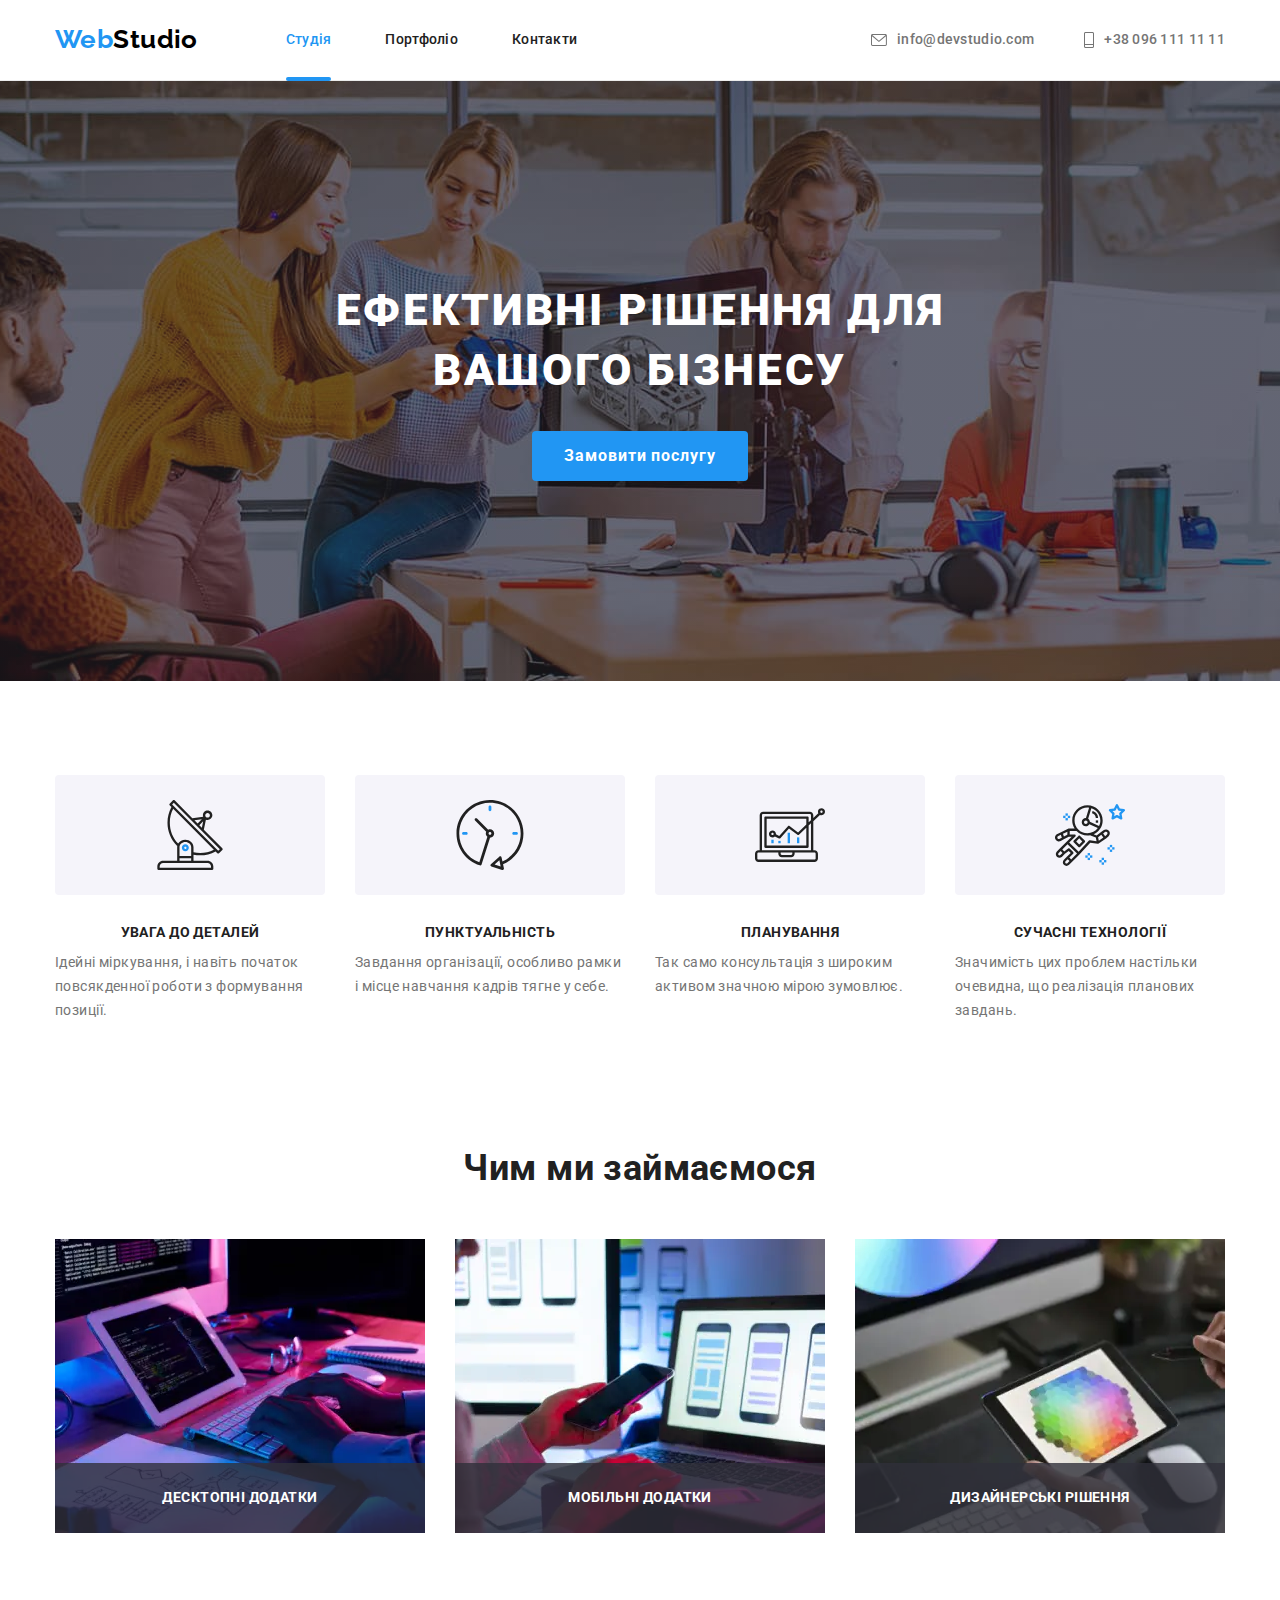
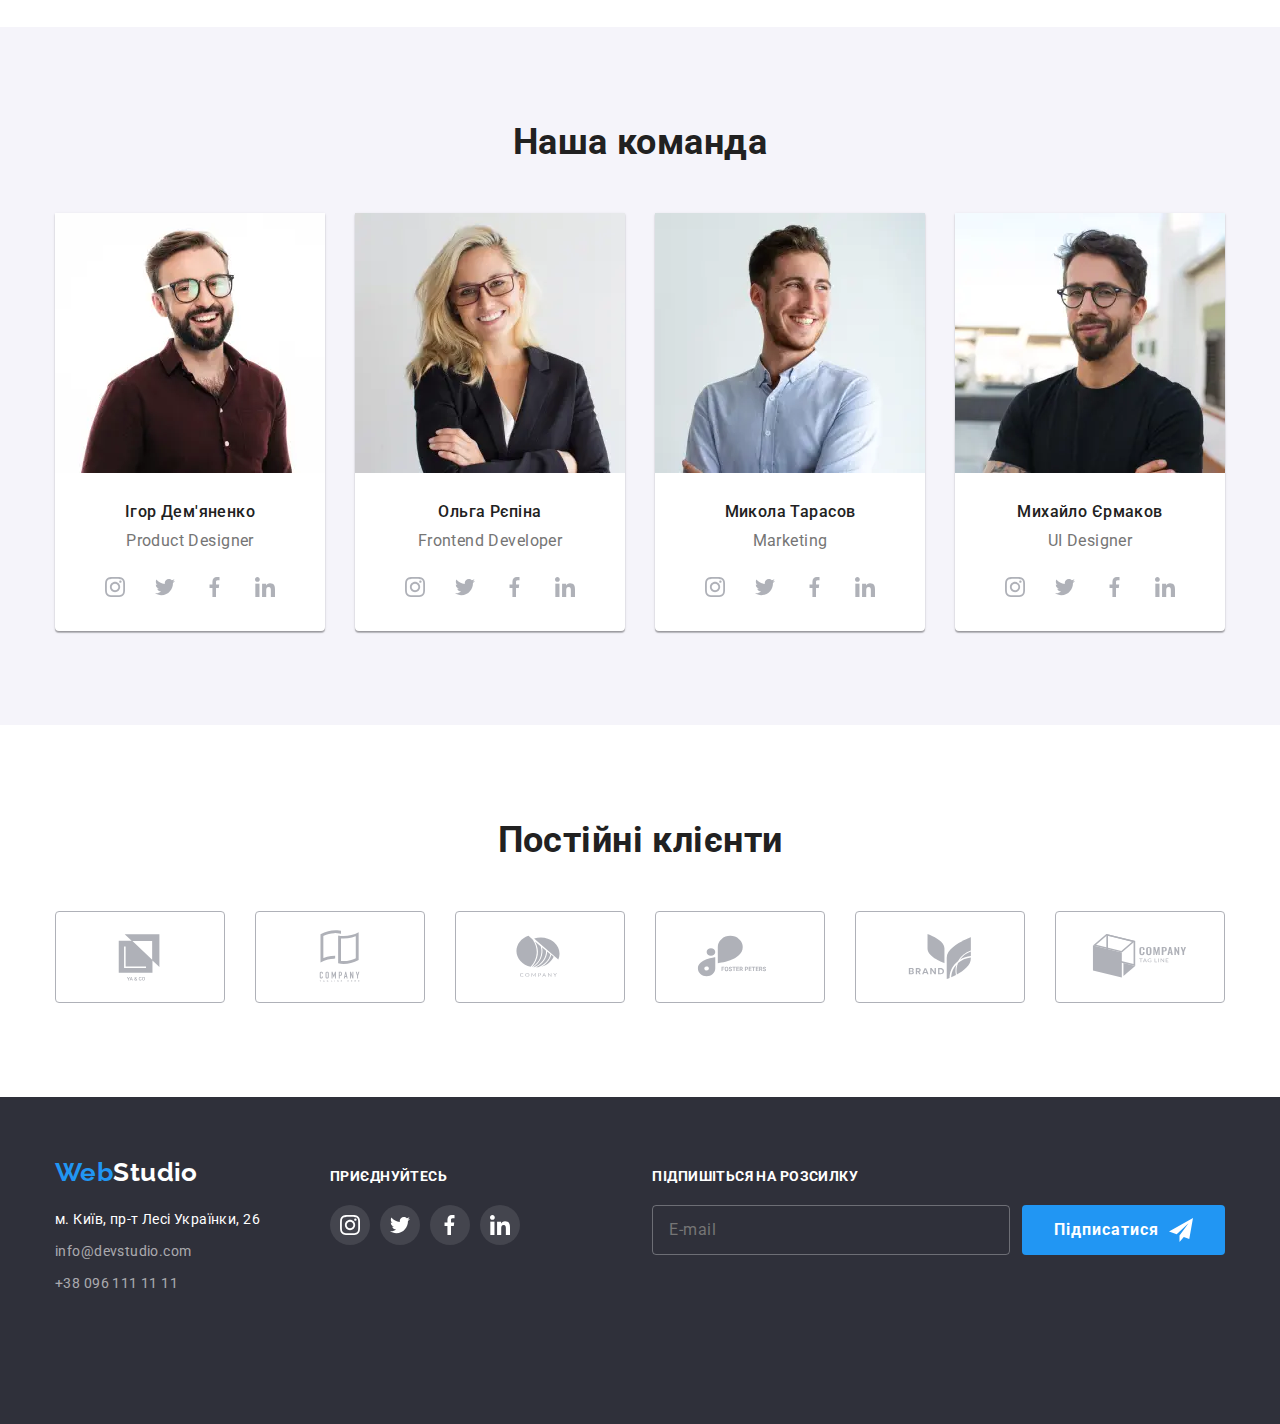
<file: index.html>
<!DOCTYPE html>
<html lang="uk">

<head>
  <meta charset="UTF-8" />
  <meta http-equiv="X-UA-Compatible" content="IE=edge" />
  <meta name="viewport" content="width=device-width, initial-scale=1.0" />
  <title>WebStudio</title>
  <link
    href="https://fonts.googleapis.com/css2?family=Montserrat:wght@400;700&family=Raleway:wght@700&family=Roboto:wght@400;500;700;900&display=swap"
    rel="stylesheet" />
  <link rel="stylesheet"
    href="https://cdnjs.cloudflare.com/ajax/libs/modern-normalize/1.1.0/modern-normalize.min.css" />
  <link rel="stylesheet" href="./css/main.min.css" />
</head>

<body>
  <!--============================ header =================================-->

  <header class="header">
    <div class="conteiner header__conteiner">
      <nav class="header__nav">
        <a class="logo" href="./index.html"><span class="logo__web">Web</span>Studio</a>
        <ul class="navigation">
          <!-- site-nav -->
          <li class="navigation__item">
            <!-- item -->
            <a class="navigation__link navigation__link--current" href="./index.html">Студія</a>
          </li>
          <li class="navigation__item">
            <a class="navigation__link" href="./portfolio.html">Портфоліо</a>
          </li>
          <li class="navigation__item">
            <a class="navigation__link" href="/">Контакти</a>
          </li>
        </ul>
      </nav>
      <ul class="contact">
        <li class="contact__item">
          <a class="contact__mail-tel" href="mailto:info@devstudio.com">
            <svg width="16" height="12" class="contact__icon">
              <use href="./images/sprite.svg#icon-leter"></use>
            </svg>
            info@devstudio.com</a>
        </li>
        <li class="contact__item">
          <a class="contact__mail-tel" href="tel:+380961111111">
            <svg width="10" height="16" class="contact__icon">
              <use href="./images/sprite.svg#icon-phone"></use>
            </svg>
            +38 096 111 11 11</a>
        </li>
      </ul>
      <button type="button" class="open-mobile-menu-btn" data-menu-open>
        <svg class="open-mobile-menu-btn__icon">
          <use href="./images/sprite.svg#icon-burger"></use>
        </svg>
      </button>
    </div>
    <div class="mobile-menu" data-menu>
      <div class="conteiner mobile-menu__conteiner">
        <button class="mobile-menu__close-btn" data-menu-close>
          <svg class="mobile-menu__close-icon">
            <use href="./images/sprite.svg#icon-close"></use>
          </svg>
        </button>
        <div class="mobile-menu__box">
          <ul class="mobile-menu-navigation">
            <li class="mobile-menu-navigation__item"><a
                class="mobile-menu-navigation__link mobile-menu-navigation__link--current"
                href="./index.html">Студія</a></li>
            <li class="mobile-menu-navigation__item"><a class="mobile-menu-navigation__link"
                href="./portfolio.html">Портфоліо</a>
            </li>
            <li class="mobile-menu-navigation__item"><a class="mobile-menu-navigation__link" href=" /">Контакти</a></li>
          </ul>

          <ul class="mobile-menu-contact">
            <li class="mobile-menu-contact__item"><a class="mobile-menu-contact__tel" href="tel:+380961111111">+38 096
                <span>111 11 11</span></a></li>
            <li class="mobile-menu-contact__item"><a class="mobile-menu-contact__mail"
                href="mailto:info@devstudio.com">info@devstudio.com</a></li>
          </ul>

          <ul class="mobile-menu-social-media">
            <li class="mobile-menu-social-media__item"><a
                class="mobile-menu-social-media__link mobile-menu-social-media__link--current"
                href="./index.html">Instagram</a></li>
            <li class="mobile-menu-social-media__item"><a class="mobile-menu-social-media__link"
                href="./portfolio.html">Twitter</a>
            </li>
            <li class="mobile-menu-social-media__item"><a class="mobile-menu-social-media__link" href=" /">Facebook</a>
            </li>
            <li class="mobile-menu-social-media__item"><a class="mobile-menu-social-media__link" href=" /">LinkedIn</a>
            </li>
          </ul>
        </div>
      </div>
    </div>
  </header>
  <main>
    <!--======================= hero section ============================-->

    <section class="hero section">
      <h1 class="hero__title">Ефективні рішення для вашого бізнесу</h1>
      <button class="button" type="button" data-modal-open>Замовити послугу</button>
    </section>

    <!--======================= benefits =================================-->

    <section class="section">
      <div class="conteiner">
        <h2 class="hidden">Наші переваги</h2>
        <ul class="benefits__list">
          <li class="benefits__item">
            <div class="benefits__icon">
              <svg width="70" height="70">
                <use href="./images/sprite.svg#icon-antenna"></use>
              </svg>
            </div>
            <h3 class="benefits__titel">Увага до деталей</h3>
            <p class="benefits__text">
              Ідейні міркування, і навіть початок повсякденної роботи з формування позиції.
            </p>
          </li>
          <li class="benefits__item">
            <div class="benefits__icon">
              <svg width="70" height="70">
                <use href="./images/sprite.svg#icon-clock"></use>
              </svg>
            </div>

            <h3 class="benefits__titel">Пунктуальність</h3>
            <p class="benefits__text">
              Завдання організації, особливо рамки і місце навчання кадрів тягне у себе.
            </p>
          </li>
          <li class="benefits__item">
            <div class="benefits__icon">
              <svg width="70" height="70">
                <use href="./images/sprite.svg#icon-diagram"></use>
              </svg>
            </div>

            <h3 class="benefits__titel">Планування</h3>
            <p class="benefits__text">
              Так само консультація з широким активом значною мірою зумовлює.
            </p>
          </li>
          <li class="benefits__item">
            <div class="benefits__icon">
              <svg width="70" height="70">
                <use href="./images/sprite.svg#icon-astronaut"></use>
              </svg>
            </div>

            <h3 class="benefits__titel">Сучасні технології</h3>
            <p class="benefits__text">
              Значимість цих проблем настільки очевидна, що реалізація планових завдань.
            </p>
          </li>
        </ul>
      </div>
    </section>
    <!--======================= occupation ================================-->

    <section class="section occupation">
      <div class="conteiner">
        <h2 class="section__titel">Чим ми займаємося</h2>
        <ul class="occupation__list">
          <li class="occupation__item">
            <div class="occupation__titel">
              <picture>
                <source srcset="./images/services/desktop-app.webp 1x, ./images/services/desktop-app@2x.webp 2x"
                  media="(min-width: 1200px)" type="image/webp" />
                <source srcset="./images/services/desktop-app.jpg 1x, ./images/services/desktop-app@2x.jpg 2x"
                  media="(min-width: 1200px)" />
                <img src="./images/services/desktop-app.jpg"
                  alt="Фото екрану планшета та монітора, на яких проглядається HTML код" class="occupation__img" />
              </picture>
              <p class="occupation__text">Десктопні додатки</p>
            </div>
          </li>
          <li class="occupation__item">
            <div class="occupation__titel">
              <picture>
                <source srcset="./images/services/mobile-app.webp 1x, ./images/services/mobile-app@2x.webp 2x"
                  media="(min-width: 1200px)" type="image/webp" />
                <source srcset="./images/services/mobile-app.jpg 1x, ./images/services/mobile-app@2x.jpg 2x"
                  media="(min-width: 1200px)" />
                <img src="./images/services/mobile-app.jpg"
                  alt="Фото моніторів де показано пкриклад адаптації веб сторінки на смартфон"
                  class="occupation__img" />
              </picture>
              <p class="occupation__text">Мобільні додатки</p>
            </div>
          </li>
          <li class="occupation__item">
            <div class="occupation__titel">
              <picture>
                <source srcset="./images/services/desing.webp 1x, ./images/services/desing@2x.webp 2x"
                  media="(min-width: 1200px)" type="image/webp" />
                <source srcset="./images/services/desing.jpg 1x, ./images/services/desing@2x.jpg 2x"
                  media="(min-width: 1200px)" />
                <img src="./images/services/desing.jpg" alt="Плітра кольорів на екрані планшету"
                  class="occupation__img" />
              </picture>
              <p class="occupation__text">Дизайнерські рішення</p>
            </div>
          </li>
        </ul>
      </div>
    </section>
    <!--======================= Team ======================================-->

    <section class="section team">
      <div class="conteiner">
        <h2 class="section__titel">Наша команда</h2>
        <ul class="team__list">
          <li class="team__item">
            <picture>
              <source
                srcset="./images/team/desktop/team-1-desktop.webp 1x, ./images/team/desktop/team-1-desktop@2x.webp 2x"
                media="(min-width: 1200px)" type="image/webp" />
              <source
                srcset="../images/team/desktop/team-1-desktop.jpg 1x, ./images/team/desktop/team-1-desktop@2x.jpg 2x"
                media="(min-width: 1200px)" />

              <source srcset="./images/team/tablet/team-1-tablet.webp 1x, ./images/team/tablet/team-1-tablet@2x.webp 2x"
                media="(min-width: 768px)" type="image/webp" />
              <source srcset="../images/team/tablet/team-1-tablet.jpg 1x, ./images/team/tablet/team-1-tablet@2x.jpg 2x"
                media="(min-width: 768px)" />

              <source srcset="./images/team/mobile/team-1-mobile.webp 1x, ./images/team/mobile/team-1-mobile@2x.webp 2x"
                media="(max-width: 767px)" type="image/webp" />
              <source srcset="./images/team/mobile/team-1-mobile.jpg 1x, ./images/team/mobile/team-1-mobile@2x.jpg 2x"
                media="(max-width: 767px)" />

              <img src="./images/team/mobile/team-1-mobile.jpg" alt="На фото Ігор Дем'яненко (Product Designer)"
                class="team__img" />
            </picture>
            <h3 class="team__ppl">Ігор Дем'яненко</h3>
            <p class="team__position">Product Designer</p>
            <div class="socialmedia">
              <ul class="socialmedia__list">
                <li>
                  <a class="socialmedia__link" href="/">
                    <svg width="20" height="20" class="socialmedia__icon">
                      <use href="./images/sprite.svg#icon-instagram"></use>
                    </svg></a>
                </li>
                <li>
                  <a class="socialmedia__link" href="/">
                    <svg width="20" height="20" class="socialmedia__icon">
                      <use href="./images/sprite.svg#icon-twitter"></use>
                    </svg></a>
                </li>
                <li>
                  <a class="socialmedia__link" href="/">
                    <svg width="20" height="20" class="socialmedia__icon">
                      <use href="./images/sprite.svg#icon-facebook"></use>
                    </svg></a>
                </li>
                <li>
                  <a class="socialmedia__link" href="/">
                    <svg width="20" height="20" class="socialmedia__icon">
                      <use href="./images/sprite.svg#icon-linkedin"></use>
                    </svg></a>
                </li>
              </ul>
            </div>
          </li>
          <li class="team__item">
            <picture>
              <source
                srcset="./images/team/desktop/team-2-desktop.webp 1x, ./images/team/desktop/team-2-desktop@2x.webp 2x"
                media="(min-width: 1200px)" type="image/webp" />
              <source
                srcset="../images/team/desktop/team-2-desktop.jpg 1x, ./images/team/desktop/team-2-desktop@2x.jpg 2x"
                media="(min-width: 1200px)" />

              <source srcset="./images/team/tablet/team-2-tablet.webp 1x, ./images/team/tablet/team-2-tablet@2x.webp 2x"
                media="(min-width: 768px)" type="image/webp" />
              <source srcset="../images/team/tablet/team-2-tablet.jpg 1x, ./images/team/tablet/team-2-tablet@2x.jpg 2x"
                media="(min-width: 768px)" />

              <source srcset="./images/team/mobile/team-2-mobile.webp 1x, ./images/team/mobile/team-2-mobile@2x.webp 2x"
                media="(max-width: 767px)" type="image/webp" />
              <source srcset="./images/team/mobile/team-2-mobile.jpg 1x, ./images/team/mobile/team-2-mobile@2x.jpg 2x"
                media="(max-width: 767px)" />

              <img src="./images/team/mobile/team-2-mobile.jpg" alt="На фото Ольга Рєпіна (Frontend Developer)"
                class="team__img" />

            </picture>
            <h3 class="team__ppl">Ольга Рєпіна</h3>
            <p class="team__position">Frontend Developer</p>
            <div class="socialmedia">
              <ul class="socialmedia__list">
                <li>
                  <a class="socialmedia__link" href="/">
                    <svg width="20" height="20" class="socialmedia__icon">
                      <use href="./images/sprite.svg#icon-instagram"></use>
                    </svg></a>
                </li>
                <li>
                  <a class="socialmedia__link" href="/">
                    <svg width="20" height="20" class="socialmedia__icon">
                      <use href="./images/sprite.svg#icon-twitter"></use>
                    </svg></a>
                </li>
                <li>
                  <a class="socialmedia__link" href="/">
                    <svg width="20" height="20" class="socialmedia__icon">
                      <use href="./images/sprite.svg#icon-facebook"></use>
                    </svg></a>
                </li>
                <li>
                  <a class="socialmedia__link" href="/">
                    <svg width="20" height="20" class="socialmedia__icon">
                      <use href="./images/sprite.svg#icon-linkedin"></use>
                    </svg></a>
                </li>
              </ul>
            </div>
          </li>
          <li class="team__item">
            <picture>
              <source
                srcset="./images/team/desktop/team-3-desktop.webp 1x, ./images/team/desktop/team-3-desktop@2x.webp 2x"
                media="(min-width: 1200px)" type="image/webp" />
              <source
                srcset="../images/team/desktop/team-3-desktop.jpg 1x, ./images/team/desktop/team-3-desktop@2x.jpg 2x"
                media="(min-width: 1200px)" />

              <source srcset="./images/team/tablet/team-3-tablet.webp 1x, ./images/team/tablet/team-3-tablet@2x.webp 2x"
                media="(min-width: 768px)" type="image/webp" />
              <source srcset="../images/team/tablet/team-3-tablet.jpg 1x, ./images/team/tablet/team-3-tablet@2x.jpg 2x"
                media="(min-width: 768px)" />

              <source srcset="./images/team/mobile/team-3-mobile.webp 1x, ./images/team/mobile/team-3-mobile@2x.webp 2x"
                media="(max-width: 767px)" type="image/webp" />
              <source srcset="./images/team/mobile/team-3-mobile.jpg 1x, ./images/team/mobile/team-3-mobile@2x.jpg 2x"
                media="(max-width: 767px)" />

              <img src="./images/team/mobile/team-3-mobile.jpg" alt="На фото Микола Тарасов (Marketing)"
                class="team__img" />

            </picture>
            <h3 class="team__ppl">Микола Тарасов</h3>
            <p class="team__position">Marketing</p>
            <div class="socialmedia">
              <ul class="socialmedia__list">
                <li>
                  <a class="socialmedia__link" href="/">
                    <svg width="20" height="20" class="socialmedia__icon">
                      <use href="./images/sprite.svg#icon-instagram"></use>
                    </svg></a>
                </li>
                <li>
                  <a class="socialmedia__link" href="/">
                    <svg width="20" height="20" class="socialmedia__icon">
                      <use href="./images/sprite.svg#icon-twitter"></use>
                    </svg></a>
                </li>
                <li>
                  <a class="socialmedia__link" href="/">
                    <svg width="20" height="20" class="socialmedia__icon">
                      <use href="./images/sprite.svg#icon-facebook"></use>
                    </svg></a>
                </li>
                <li>
                  <a class="socialmedia__link" href="/">
                    <svg width="20" height="20" class="socialmedia__icon">
                      <use href="./images/sprite.svg#icon-linkedin"></use>
                    </svg></a>
                </li>
              </ul>
            </div>
          </li>
          <li class="team__item">
            <picture>
              <source
                srcset="./images/team/desktop/team-4-desktop.webp 1x, ./images/team/desktop/team-4-desktop@2x.webp 2x"
                media="(min-width: 1200px)" type="image/webp" />
              <source
                srcset="../images/team/desktop/team-4-desktop.jpg 1x, ./images/team/desktop/team-4-desktop@2x.jpg 2x"
                media="(min-width: 1200px)" />

              <source srcset="./images/team/tablet/team-4-tablet.webp 1x, ./images/team/tablet/team-4-tablet@2x.webp 2x"
                media="(min-width: 768px)" type="image/webp" />
              <source srcset="../images/team/tablet/team-4-tablet.jpg 1x, ./images/team/tablet/team-4-tablet@2x.jpg 2x"
                media="(min-width: 768px)" />

              <source srcset="./images/team/mobile/team-4-mobile.webp 1x, ./images/team/mobile/team-4-mobile@2x.webp 2x"
                media="(max-width: 767px)" type="image/webp" />
              <source srcset="./images/team/mobile/team-4-mobile.jpg 1x, ./images/team/mobile/team-4-mobile@2x.jpg 2x"
                media="(max-width: 767px)" />

              <img src="./images/team/mobile/team-4-mobile.jpg" alt="На фото Михайло Єрмаков (Ul Designer)"
                class="team__img" />

            </picture>

            <h3 class="team__ppl">Михайло Єрмаков</h3>
            <p class="team__position">UI Designer</p>
            <div class="socialmedia">
              <ul class="socialmedia__list">
                <li>
                  <a class="socialmedia__link" href="/">
                    <svg width="20" height="20" class="socialmedia__icon">
                      <use href="./images/sprite.svg#icon-instagram"></use>
                    </svg></a>
                </li>
                <li>
                  <a class="socialmedia__link" href="/">
                    <svg width="20" height="20" class="socialmedia__icon">
                      <use href="./images/sprite.svg#icon-twitter"></use>
                    </svg></a>
                </li>
                <li>
                  <a class="socialmedia__link" href="/">
                    <svg width="20" height="20" class="socialmedia__icon">
                      <use href="./images/sprite.svg#icon-facebook"></use>
                    </svg></a>
                </li>
                <li>
                  <a class="socialmedia__link" href="/">
                    <svg width="20" height="20" class="socialmedia__icon">
                      <use href="./images/sprite.svg#icon-linkedin"></use>
                    </svg></a>
                </li>
              </ul>
            </div>
          </li>
        </ul>
      </div>
    </section>
    <!--======================= Clients ===================================-->

    <section class="client section">
      <div class="conteiner">
        <h2 class="section__titel">Постійні клієнти</h2>
        <ul class="client__list">
          <li class="client__item">
            <a href="/">
              <div class="client__card">
                <svg width="106" height="60" class="client__icon">
                  <use href="./images/sprite.svg#icon-company-1"></use>
                </svg>
              </div>
            </a>
          </li>
          <li class="client__item">
            <a href="/">
              <div class="client__card">
                <svg width="106" height="60" class="client__icon">
                  <use href="./images/sprite.svg#icon-company-2"></use>
                </svg>
              </div>
            </a>
          </li>
          <li class="client__item">
            <a href="/">
              <div class="client__card">
                <svg width="106" height="60" class="client__icon">
                  <use href="./images/sprite.svg#icon-company-3"></use>
                </svg>
              </div>
            </a>
          </li>
          <li class="client__item">
            <a href="/">
              <div class="client__card">
                <svg width="106" height="60" class="client__icon">
                  <use href="./images/sprite.svg#icon-company-4"></use>
                </svg>
              </div>
            </a>
          </li>
          <li class="client__item">
            <a href="/">
              <div class="client__card">
                <svg width="106" height="60" class="client__icon">
                  <use href="./images/sprite.svg#icon-company-5"></use>
                </svg>
              </div>
            </a>
          </li>
          <li class="client__item">
            <a href="/">
              <div class="client__card">
                <svg width="106" height="60" class="client__icon">
                  <use href="./images/sprite.svg#icon-company-6"></use>
                </svg>
              </div>
            </a>
          </li>
        </ul>
      </div>
    </section>
  </main>
  <!--========================== footer ====================================-->

  <footer class="footer">
    <div class="conteiner footer__conteiner">
      <div class="footer__div">
        <div class="footer__address">
          <a class="logo logo--white" href="./index.html"><span class="logo__web">Web</span>Studio</a>
          <address class="address">
            <ul class="address__list">
              <li class="address__item">
                <a class="address__link" href="https://goo.gl/maps/8zeP9j5eDiiV9xNEA" target="_blank">
                  м. Київ, пр-т Лесі Українки, 26</a>
              </li>
              <li class="address__item">
                <a class="address__mail-tel" href="mailto:info@devstudio.com">info@devstudio.com</a>
              </li>
              <li class="address__item">
                <a class="address__mail-tel" href="tel:+380961111111">+38 096 111 11 11</a>
              </li>
            </ul>
          </address>
        </div>

        <div class="join">
          <p class="footer__titel">Приєднуйтесь</p>
          <ul class="socialmedia__list">
            <li>
              <a class="socialmedia__link socialmedia__link--grey" href="/"><svg width="20" height="20"
                  class="socialmedia__icon--white">
                  <use href="./images/sprite.svg#icon-instagram"></use>
                </svg></a>
            </li>
            <li>
              <a class="socialmedia__link socialmedia__link--grey" href="/"><svg width="20" height="20"
                  class="socialmedia__icon--white">
                  <use href="./images/sprite.svg#icon-twitter"></use>
                </svg></a>
            </li>
            <li>
              <a class="socialmedia__link socialmedia__link--grey" href="/"><svg width="20" height="20"
                  class="socialmedia__icon--white">
                  <use href="./images/sprite.svg#icon-facebook"></use>
                </svg></a>
            </li>
            <li>
              <a class="socialmedia__link socialmedia__link--grey" href="/"><svg width="20" height="20"
                  class="socialmedia__icon--white">
                  <use href="./images/sprite.svg#icon-linkedin"></use>
                </svg></a>
            </li>
          </ul>
        </div>
      </div>
      <div class="sign-up">
        <p class="footer__titel">Підпишіться на розсилку</p>
        <form class="sign-up__form">
          <input type="email" class="sign-up__imput" name="user_email" placeholder="E-mail" required />
          <button type="submit" class="button footer__button">
            <span class="button__titel">Підписатися</span>
          </button>
        </form>
      </div>
    </div>
  </footer>

  <!-- ========================= Modal's Windows ============================ -->

  <div class="backdrop is-hidden" data-modal>
    <div class="modal">
      <button type="button" class="close-btn" data-modal-close>
        <svg width="18px" height="18px">
          <use href="./images/sprite.svg#icon-close"></use>
        </svg>
      </button>

      <form class="form">
        <p class="modal__titel">Залиште свої дані, ми вам передзвонимо</p>

        <label class="label">
          <span class="label__name">Ім'я</span>
          <span class="lebel__wrapper">
            <input type="text" class="label__input" name="user-name" required pattern="[a-zA-Zа-яА-ЯїЇіІ]+" />
            <svg width="18px" height="18px" class="label__icon">
              <use href="./images/sprite.svg#icon-person"></use>
            </svg>
          </span>
        </label>

        <label class="label">
          <span class="label__name">Телефон</span>
          <span class="lebel__wrapper">
            <input type="tel" class="label__input" name="user-tel" required />
            <svg width="18px" height="18px" class="label__icon">
              <use href="./images/sprite.svg#icon-phone-modal"></use>
            </svg>
          </span>
        </label>

        <label class="label">
          <span class="label__name">Пошта</span>
          <span class="lebel__wrapper">
            <input type="email" class="label__input" name="user-mail" required />
            <svg width="18px" height="18px" class="label__icon">
              <use href="./images/sprite.svg#icon-leter-modal"></use>
            </svg>
          </span>
        </label>

        <label class="label textarea">
          <span class="label__name">Коментар</span>
          <textarea name="user-message" class="label__textarea" placeholder="Введіть текст"></textarea>
        </label>

        <label class="consent">
          <input type="checkbox" class="consent__input" required />
          <span class="conset__checkbox"></span>
          <span class="consent__text">Погоджуюся з розсилкою та приймаю
            <a href="#" class="consent__contract">Умови договору</a>
          </span></label>
        <button type="submit" class="button modal__button">Відправити</button>
      </form>
    </div>
  </div>
  <script src="./js/modal.js"></script>
  <script src="./js/menu.js"></script>
</body>

</html>
</file>
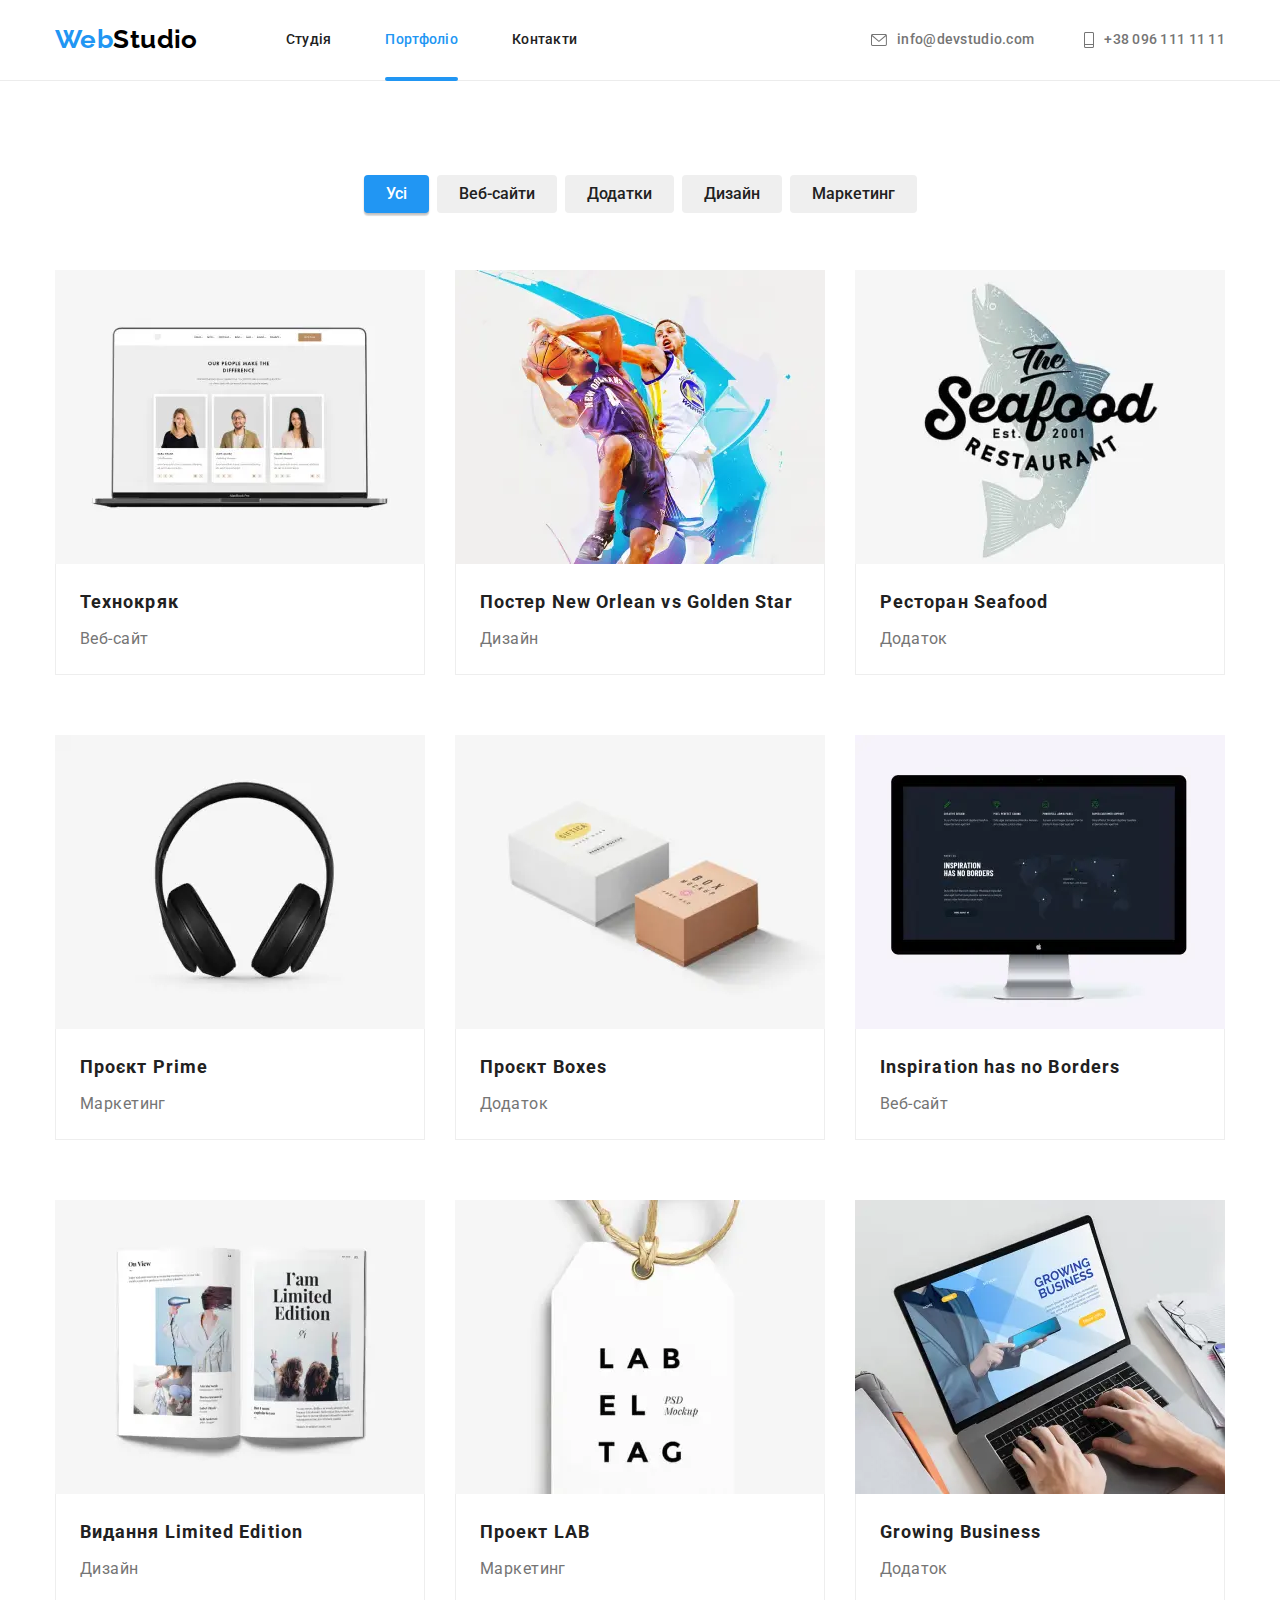
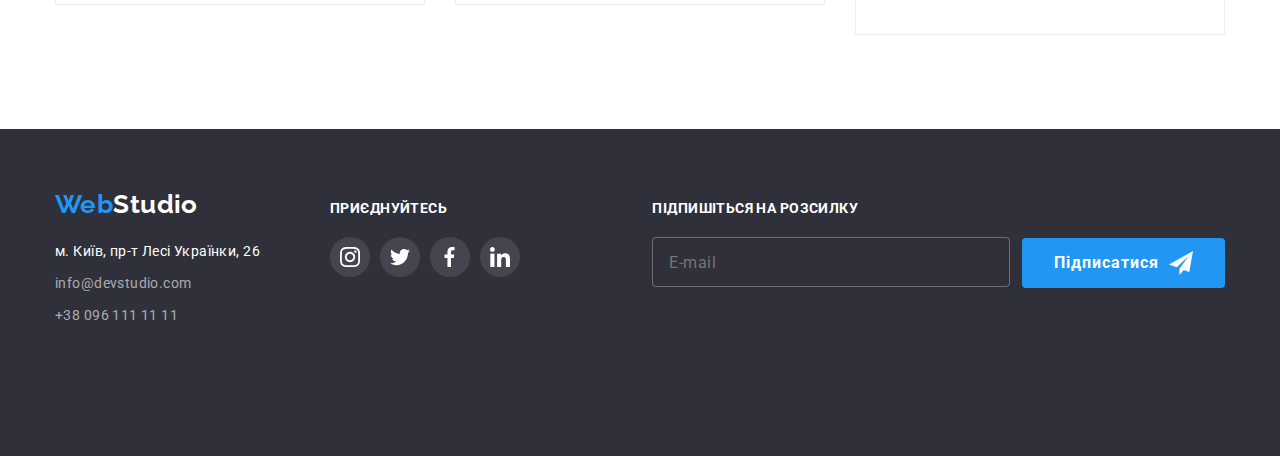
<file: portfolio.html>
<!DOCTYPE html>
<html lang="uk">

<head>
  <meta charset="UTF-8" />
  <meta http-equiv="X-UA-Compatible" content="IE=edge" />
  <meta name="viewport" content="width=device-width, initial-scale=1.0" />
  <title>Portfolio</title>
  <link
    href="https://fonts.googleapis.com/css2?family=Montserrat:wght@400;700&family=Raleway:wght@700&family=Roboto:wght@400;500;700;900&display=swap"
    rel="stylesheet" />
  <link rel="stylesheet"
    href="https://cdnjs.cloudflare.com/ajax/libs/modern-normalize/1.1.0/modern-normalize.min.css" />
  <link rel="stylesheet" href="./css/main.min.css" />
</head>

<body>
  <!--=============================== header ==================================-->

  <header class="header">
    <div class="conteiner header__conteiner">
      <nav class="header__nav">
        <a class="logo" href="./index.html"><span class="logo__web">Web</span>Studio</a>
        <ul class="navigation">
          <!-- site-nav -->
          <li class="navigation__item">
            <!-- item -->
            <a class="navigation__link" href="./index.html">Студія</a>
          </li>
          <li class="navigation__item">
            <a class="navigation__link navigation__link--current" href="./portfolio.html">Портфоліо</a>
          </li>
          <li class="navigation__item">
            <a class="navigation__link" href="/">Контакти</a>
          </li>
        </ul>
      </nav>
      <ul class="contact">
        <li class="contact__item">
          <a class="contact__mail-tel" href="mailto:info@devstudio.com">
            <svg width="16" height="12" class="contact__icon">
              <use href="./images/sprite.svg#icon-leter"></use>
            </svg>
            info@devstudio.com</a>
        </li>
        <li class="contact__item">
          <a class="contact__mail-tel" href="tel:+380961111111">
            <svg width="10" height="16" class="contact__icon">
              <use href="./images/sprite.svg#icon-phone"></use>
            </svg>
            +38 096 111 11 11</a>
        </li>
      </ul>
      <button type="button" class="open-mobile-menu-btn" data-menu-open>
        <svg class="open-mobile-menu-btn__icon">
          <use href="./images/sprite.svg#icon-burger"></use>
        </svg>
      </button>
    </div>
    <div class="mobile-menu" data-menu>
      <div class="conteiner mobile-menu__conteiner">
        <button class="mobile-menu__close-btn" data-menu-close>
          <svg class="mobile-menu__close-icon">
            <use href="./images/sprite.svg#icon-close"></use>
          </svg>
        </button>
        <div class="mobile-menu__box">
          <ul class="mobile-menu-navigation">
            <li class="mobile-menu-navigation__item"><a class="mobile-menu-navigation__link"
                href="./index.html">Студія</a>
            </li>
            <li class="mobile-menu-navigation__item"><a
                class="mobile-menu-navigation__link mobile-menu-navigation__link--current"
                href="./portfolio.html">Портфоліо</a>
            </li>
            <li class="mobile-menu-navigation__item"><a class="mobile-menu-navigation__link" href=" /">Контакти</a></li>
          </ul>

          <ul class="mobile-menu-contact">
            <li class="mobile-menu-contact__item"><a class="mobile-menu-contact__tel" href="tel:+380961111111">+38 096
                111 11 11</a></li>
            <li class="mobile-menu-contact__item"><a class="mobile-menu-contact__mail"
                href="mailto:info@devstudio.com">info@devstudio.com</a></li>
          </ul>

          <ul class="mobile-menu-social-media">
            <li class="mobile-menu-social-media__item"><a
                class="mobile-menu-social-media__link mobile-menu-social-media__link--current"
                href="./index.html">Instagram</a></li>
            <li class="mobile-menu-social-media__item"><a class="mobile-menu-social-media__link"
                href="./portfolio.html">Twitter</a>
            </li>
            <li class="mobile-menu-social-media__item"><a class="mobile-menu-social-media__link" href=" /">Facebook</a>
            </li>
            <li class="mobile-menu-social-media__item"><a class="mobile-menu-social-media__link" href=" /">LinkedIn</a>
            </li>
          </ul>
        </div>
      </div>
    </div>
  </header>
  <main>
    <!-- ================================== portfolio ==============================-->

    <section class="section portfolio">
      <div class="conteiner">
        <h1 class="hidden">Портфоліо</h1>
        <ul class="filter">
          <li><button class="filter__button current" type="button">Усі</button></li>
          <li><button class="filter__button" type="button">Веб-сайти</button></li>
          <li><button class="filter__button" type="button">Додатки</button></li>
          <li><button class="filter__button" type="button">Дизайн</button></li>
          <li><button class="filter__button" type="button">Маркетинг</button></li>
        </ul>

        <!-- ++++ portfolio list +++++++-->

        <ul class="portfolio__list">
          <li class="portfolio__item">
            <a class="portfolio__link" href="/">
              <div class="portfolio__image">
                <picture>
                  <source
                    srcset="./images/portfolio/desktop/portfolio-1-desktop.webp 1x, ./images/portfolio/desktop/portfolio-1-desktop@2x.webp 2x"
                    media="(min-width: 1200px)" type="image/webp" />
                  <source
                    srcset="../images/portfolio/desktop/portfolio-1-desktop.jpg 1x, ./images/portfolio/desktop/portfolio-1-desktop@2x.jpg 2x"
                    media="(min-width: 1200px)" />

                  <source
                    srcset="./images/portfolio/tablet/portfolio-1-tablet.webp 1x, ./images/portfolio/tablet/portfolio-1-tablet@2x.webp 2x"
                    media="(min-width: 768px)" type="image/webp" />
                  <source
                    srcset="../images/portfolio/tablet/portfolio-1-tablet.jpg 1x, ./images/portfolio/tablet/portfolio-1-tablet@2x.jpg 2x"
                    media="(min-width: 768px)" />

                  <source
                    srcset="./images/portfolio/mobile/portfolio-1-mobile.webp 1x, ./images/portfolio/mobile/portfolio-1-mobile@2x.webp 2x"
                    media="(max-width: 767px)" type="image/webp" />
                  <source
                    srcset="./images/portfolio/mobile/portfolio-1-mobile.jpg 1x, ./images/portfolio/mobile/portfolio-1-mobile@2x.jpg 2x"
                    media="(max-width: 767px)" />

                  <img src="./images/portfolio/mobile/portfolio-1-mobile.jpg"
                    alt="Відкритий лептоп з зображенням веб-сторінки" class="portfolio__img" />

                </picture>
                <div class="portfilio__overlay">
                  <p class="portfolio__description">
                    Ресурс пропонує комплексні пропозиції з різним рівнем функціоналу та сервісів.
                    Все це дозволить відвідувачу отримати вичерпні відомості про компанію чи
                    приватну особу.</p>
                </div>
              </div>

              <div class="portfolio__card">
                <h2 class="portfolio__titel">Технокряк</h2>
                <p class="portfolio__subtitel">Веб-сайт</p>
              </div>
            </a>
          </li>
          <li class="portfolio__item">
            <a class="portfolio__link" href="/">
              <div class="portfolio__image">
                <picture>
                  <source
                    srcset="./images/portfolio/desktop/portfolio-2-desktop.webp 1x, ./images/portfolio/desktop/portfolio-2-desktop@2x.webp 2x"
                    media="(min-width: 1200px)" type="image/webp" />
                  <source
                    srcset="../images/portfolio/desktop/portfolio-2-desktop.jpg 1x, ./images/portfolio/desktop/portfolio-2-desktop@2x.jpg 2x"
                    media="(min-width: 1200px)" />

                  <source
                    srcset="./images/portfolio/tablet/portfolio-2-tablet.webp 1x, ./images/portfolio/tablet/portfolio-2-tablet@2x.webp 2x"
                    media="(min-width: 768px)" type="image/webp" />
                  <source
                    srcset="../images/portfolio/tablet/portfolio-2-tablet.jpg 1x, ./images/portfolio/tablet/portfolio-2-tablet@2x.jpg 2x"
                    media="(min-width: 768px)" />

                  <source
                    srcset="./images/portfolio/mobile/portfolio-2-mobile.webp 1x, ./images/portfolio/mobile/portfolio-2-mobile@2x.webp 2x"
                    media="(max-width: 767px)" type="image/webp" />
                  <source
                    srcset="./images/portfolio/mobile/portfolio-2-mobile.jpg 1x, ./images/portfolio/mobile/portfolio-2-mobile@2x.jpg 2x"
                    media="(max-width: 767px)" />

                  <img src="./images/portfolio/mobile/portfolio-2-mobile.jpg" alt="Два баскетболіста у стрибку"
                    class="portfolio__img" />

                </picture>

                <div class="portfilio__overlay">
                  <p class="portfolio__description">
                    Ресурс пропонує комплексні пропозиції з різним рівнем функціоналу та сервісів.
                    Все це дозволить відвідувачу отримати вичерпні відомості про компанію чи
                    приватну особу.
                  </p>
                </div>
              </div>

              <div class="portfolio__card">
                <h2 class="portfolio__titel">Постер New Orlean vs Golden Star</h2>
                <p class="portfolio__subtitel">Дизайн</p>
              </div>
            </a>
          </li>
          <li class="portfolio__item">
            <a class="portfolio__link" href="/">
              <div class="portfolio__image">
                <picture>
                  <source
                    srcset="./images/portfolio/desktop/portfolio-3-desktop.webp 1x, ./images/portfolio/desktop/portfolio-3-desktop@2x.webp 2x"
                    media="(min-width: 1200px)" type="image/webp" />
                  <source
                    srcset="../images/portfolio/desktop/portfolio-3-desktop.jpg 1x, ./images/portfolio/desktop/portfolio-3-desktop@2x.jpg 2x"
                    media="(min-width: 1200px)" />

                  <source
                    srcset="./images/portfolio/tablet/portfolio-3-tablet.webp 1x, ./images/portfolio/tablet/portfolio-3-tablet@2x.webp 2x"
                    media="(min-width: 768px)" type="image/webp" />
                  <source
                    srcset="../images/portfolio/tablet/portfolio-3-tablet.jpg 1x, ./images/portfolio/tablet/portfolio-3-tablet@2x.jpg 2x"
                    media="(min-width: 768px)" />

                  <source
                    srcset="./images/portfolio/mobile/portfolio-3-mobile.webp 1x, ./images/portfolio/mobile/portfolio-3-mobile@2x.webp 2x"
                    media="(max-width: 767px)" type="image/webp" />
                  <source
                    srcset="./images/portfolio/mobile/portfolio-3-mobile.jpg 1x, ./images/portfolio/mobile/portfolio-3-mobile@2x.jpg 2x"
                    media="(max-width: 767px)" />

                  <img src="./images/portfolio/mobile/portfolio-3-mobile.jpg"
                    alt="Логотип у вигляді риби з назвою ресторану" class="portfolio__img" />

                </picture>
                <div class="portfilio__overlay">
                  <p class="portfolio__description">
                    Ресурс пропонує комплексні пропозиції з різним рівнем функціоналу та сервісів.
                    Все це дозволить відвідувачу отримати вичерпні відомості про компанію чи
                    приватну особу.
                  </p>
                </div>
              </div>

              <div class="portfolio__card">
                <h2 class="portfolio__titel">Ресторан Seafood</h2>
                <p class="portfolio__subtitel">Додаток</p>
              </div>
            </a>
          </li>
          <li class="portfolio__item">
            <a class="portfolio__link" href="/">
              <div class="portfolio__image">
                <picture>
                  <source
                    srcset="./images/portfolio/desktop/portfolio-4-desktop.webp 1x, ./images/portfolio/desktop/portfolio-4-desktop@2x.webp 2x"
                    media="(min-width: 1200px)" type="image/webp" />
                  <source
                    srcset="../images/portfolio/desktop/portfolio-4-desktop.jpg 1x, ./images/portfolio/desktop/portfolio-4-desktop@2x.jpg 2x"
                    media="(min-width: 1200px)" />

                  <source
                    srcset="./images/portfolio/tablet/portfolio-4-tablet.webp 1x, ./images/portfolio/tablet/portfolio-4-tablet@2x.webp 2x"
                    media="(min-width: 768px)" type="image/webp" />
                  <source
                    srcset="../images/portfolio/tablet/portfolio-4-tablet.jpg 1x, ./images/portfolio/tablet/portfolio-4-tablet@2x.jpg 2x"
                    media="(min-width: 768px)" />

                  <source
                    srcset="./images/portfolio/mobile/portfolio-4-mobile.webp 1x, ./images/portfolio/mobile/portfolio-4-mobile@2x.webp 2x"
                    media="(max-width: 767px)" type="image/webp" />
                  <source
                    srcset="./images/portfolio/mobile/portfolio-4-mobile.jpg 1x, ./images/portfolio/mobile/portfolio-4-mobile@2x.jpg 2x"
                    media="(max-width: 767px)" />

                  <img src="./images/portfolio-4.jpg" alt="Зображення навушників" class="portfolio__img" />

                </picture>

                <div class="portfilio__overlay">
                  <p class="portfolio__description">
                    Ресурс пропонує комплексні пропозиції з різним рівнем функціоналу та сервісів.
                    Все це дозволить відвідувачу отримати вичерпні відомості про компанію чи
                    приватну особу.
                  </p>
                </div>
              </div>
              <div class="portfolio__card">
                <h2 class="portfolio__titel">Проєкт Prime</h2>
                <p class="portfolio__subtitel">Маркетинг</p>
              </div>
            </a>
          </li>
          <li class="portfolio__item">
            <a class="portfolio__link" href="/">
              <div class="portfolio__image">
                <picture>
                  <source
                    srcset="./images/portfolio/desktop/portfolio-5-desktop.webp 1x, ./images/portfolio/desktop/portfolio-5-desktop@2x.webp 2x"
                    media="(min-width: 1200px)" type="image/webp" />
                  <source
                    srcset="../images/portfolio/desktop/portfolio-5-desktop.jpg 1x, ./images/portfolio/desktop/portfolio-5-desktop@2x.jpg 2x"
                    media="(min-width: 1200px)" />

                  <source
                    srcset="./images/portfolio/tablet/portfolio-5-tablet.webp 1x, ./images/portfolio/tablet/portfolio-5-tablet@2x.webp 2x"
                    media="(min-width: 768px)" type="image/webp" />
                  <source
                    srcset="../images/portfolio/tablet/portfolio-5-tablet.jpg 1x, ./images/portfolio/tablet/portfolio-5-tablet@2x.jpg 2x"
                    media="(min-width: 768px)" />

                  <source
                    srcset="./images/portfolio/mobile/portfolio-5-mobile.webp 1x, ./images/portfolio/mobile/portfolio-5-mobile@2x.webp 2x"
                    media="(max-width: 767px)" type="image/webp" />
                  <source
                    srcset="./images/portfolio/mobile/portfolio-5-mobile.jpg 1x, ./images/portfolio/mobile/portfolio-5-mobile@2x.jpg 2x"
                    media="(max-width: 767px)" />

                  <img src="./images/portfolio/mobile/portfolio-5-mobile.jpg"
                    alt="Дві картонні коробки невеликого розміру (біла та кавова)" class="portfolio__img" />

                </picture>

                <div class="portfilio__overlay">
                  <p class="portfolio__description">
                    Ресурс пропонує комплексні пропозиції з різним рівнем функціоналу та сервісів.
                    Все це дозволить відвідувачу отримати вичерпні відомості про компанію чи
                    приватну особу.
                  </p>
                </div>
              </div>
              <div class="portfolio__card">
                <h2 class="portfolio__titel">Проєкт Boxes</h2>
                <p class="portfolio__subtitel">Додаток</p>
              </div>
            </a>
          </li>
          <li class="portfolio__item">
            <a class="portfolio__link" href="/">
              <div class="portfolio__image">
                <picture>
                  <source
                    srcset="./images/portfolio/desktop/portfolio-6-desktop.webp 1x, ./images/portfolio/desktop/portfolio-6-desktop@2x.webp 2x"
                    media="(min-width: 1200px)" type="image/webp" />
                  <source
                    srcset="../images/portfolio/desktop/portfolio-6-desktop.jpg 1x, ./images/portfolio/desktop/portfolio-6-desktop@2x.jpg 2x"
                    media="(min-width: 1200px)" />

                  <source
                    srcset="./images/portfolio/tablet/portfolio-6-tablet.webp 1x, ./images/portfolio/tablet/portfolio-6-tablet@2x.webp 2x"
                    media="(min-width: 768px)" type="image/webp" />
                  <source
                    srcset="../images/portfolio/tablet/portfolio-6-tablet.jpg 1x, ./images/portfolio/tablet/portfolio-6-tablet@2x.jpg 2x"
                    media="(min-width: 768px)" />

                  <source
                    srcset="./images/portfolio/mobile/portfolio-6-mobile.webp 1x, ./images/portfolio/mobile/portfolio-6-mobile@2x.webp 2x"
                    media="(max-width: 767px)" type="image/webp" />
                  <source
                    srcset="./images/portfolio/mobile/portfolio-6-mobile.jpg 1x, ./images/portfolio/mobile/portfolio-6-mobile@2x.jpg 2x"
                    media="(max-width: 767px)" />

                  <img src="./images/portfolio/mobile/portfolio-6-mobile.jpg"
                    alt="Монітор з зображенням відкритої веб-сторінки" class="portfolio__img" />

                </picture>

                <div class="portfilio__overlay">
                  <p class="portfolio__description">
                    Ресурс пропонує комплексні пропозиції з різним рівнем функціоналу та сервісів.
                    Все це дозволить відвідувачу отримати вичерпні відомості про компанію чи
                    приватну особу.
                  </p>
                </div>
              </div>
              <div class="portfolio__card">
                <h2 class="portfolio__titel">Inspiration has no Borders</h2>
                <p class="portfolio__subtitel">Веб-сайт</p>
              </div>
            </a>
          </li>
          <li class="portfolio__item">
            <a class="portfolio__link" href="/">
              <div class="portfolio__image">
                <picture>
                  <source
                    srcset="./images/portfolio/desktop/portfolio-7-desktop.webp 1x, ./images/portfolio/desktop/portfolio-7-desktop@2x.webp 2x"
                    media="(min-width: 1200px)" type="image/webp" />
                  <source
                    srcset="../images/portfolio/desktop/portfolio-7-desktop.jpg 1x, ./images/portfolio/desktop/portfolio-7-desktop@2x.jpg 2x"
                    media="(min-width: 1200px)" />

                  <source
                    srcset="./images/portfolio/tablet/portfolio-7-tablet.webp 1x, ./images/portfolio/tablet/portfolio-7-tablet@2x.webp 2x"
                    media="(min-width: 768px)" type="image/webp" />
                  <source
                    srcset="../images/portfolio/tablet/portfolio-7-tablet.jpg 1x, ./images/portfolio/tablet/portfolio-7-tablet@2x.jpg 2x"
                    media="(min-width: 768px)" />

                  <source
                    srcset="./images/portfolio/mobile/portfolio-7-mobile.webp 1x, ./images/portfolio/mobile/portfolio-7-mobile@2x.webp 2x"
                    media="(max-width: 767px)" type="image/webp" />
                  <source
                    srcset="./images/portfolio/mobile/portfolio-7-mobile.jpg 1x, ./images/portfolio/mobile/portfolio-7-mobile@2x.jpg 2x"
                    media="(max-width: 767px)" />

                  <img src="./images/portfolio/mobile/portfolio-7-mobile.jpg"
                    alt="Зображення розгорнутого жіночого журналу" class="portfolio__img" />

                </picture>

                <div class="portfilio__overlay">
                  <p class="portfolio__description">
                    Ресурс пропонує комплексні пропозиції з різним рівнем функціоналу та сервісів.
                    Все це дозволить відвідувачу отримати вичерпні відомості про компанію чи
                    приватну особу.
                  </p>
                </div>
              </div>
              <div class="portfolio__card">
                <h2 class="portfolio__titel">Видання Limited Edition</h2>
                <p class="portfolio__subtitel">Дизайн</p>
              </div>
            </a>
          </li>
          <li class="portfolio__item">
            <a class="portfolio__link" href="/">
              <div class="portfolio__image">
                <picture>
                  <source
                    srcset="./images/portfolio/desktop/portfolio-8-desktop.webp 1x, ./images/portfolio/desktop/portfolio-8-desktop@2x.webp 2x"
                    media="(min-width: 1200px)" type="image/webp" />
                  <source
                    srcset="../images/portfolio/desktop/portfolio-8-desktop.jpg 1x, ./images/portfolio/desktop/portfolio-8-desktop@2x.jpg 2x"
                    media="(min-width: 1200px)" />

                  <source
                    srcset="./images/portfolio/tablet/portfolio-8-tablet.webp 1x, ./images/portfolio/tablet/portfolio-8-tablet@2x.webp 2x"
                    media="(min-width: 768px)" type="image/webp" />
                  <source
                    srcset="../images/portfolio/tablet/portfolio-8-tablet.jpg 1x, ./images/portfolio/tablet/portfolio-8-tablet@2x.jpg 2x"
                    media="(min-width: 768px)" />

                  <source
                    srcset="./images/portfolio/mobile/portfolio-8-mobile.webp 1x, ./images/portfolio/mobile/portfolio-8-mobile@2x.webp 2x"
                    media="(max-width: 767px)" type="image/webp" />
                  <source
                    srcset="./images/portfolio/mobile/portfolio-8-mobile.jpg 1x, ./images/portfolio/mobile/portfolio-8-mobile@2x.jpg 2x"
                    media="(max-width: 767px)" />

                  <img src="./images/portfolio/mobile/portfolio-8-mobile.jpg" alt="Біла бірка з логотипом"
                    class="portfolio__img" />

                </picture>

                <div class="portfilio__overlay">
                  <p class="portfolio__description">
                    Ресурс пропонує комплексні пропозиції з різним рівнем функціоналу та сервісів.
                    Все це дозволить відвідувачу отримати вичерпні відомості про компанію чи
                    приватну особу.
                  </p>
                </div>
              </div>
              <div class="portfolio__card">
                <h2 class="portfolio__titel">Проект LAB</h2>
                <p class="portfolio__subtitel">Маркетинг</p>
              </div>
            </a>
          </li>
          <li class="portfolio__item">
            <a class="portfolio__link" href="/">
              <div class="portfolio__image">
                <picture>
                  <source
                    srcset="./images/portfolio/desktop/portfolio-9-desktop.webp 1x, ./images/portfolio/desktop/portfolio-9-desktop@2x.webp 2x"
                    media="(min-width: 1200px)" type="image/webp" />
                  <source
                    srcset="../images/portfolio/desktop/portfolio-9-desktop.jpg 1x, ./images/portfolio/desktop/portfolio-9-desktop@2x.jpg 2x"
                    media="(min-width: 1200px)" />

                  <source
                    srcset="./images/portfolio/tablet/portfolio-9-tablet.webp 1x, ./images/portfolio/tablet/portfolio-9-tablet@2x.webp 2x"
                    media="(min-width: 768px)" type="image/webp" />
                  <source
                    srcset="../images/portfolio/tablet/portfolio-9-tablet.jpg 1x, ./images/portfolio/tablet/portfolio-9-tablet@2x.jpg 2x"
                    media="(min-width: 768px)" />

                  <source
                    srcset="./images/portfolio/mobile/portfolio-9-mobile.webp 1x, ./images/portfolio/mobile/portfolio-9-mobile@2x.webp 2x"
                    media="(max-width: 767px)" type="image/webp" />
                  <source
                    srcset="./images/portfolio/mobile/portfolio-9-mobile.jpg 1x, ./images/portfolio/mobile/portfolio-9-mobile@2x.jpg 2x"
                    media="(max-width: 767px)" />

                  <img src="./images/portfolio/mobile/portfolio-9-mobile.jpg" alt="Руки мужчини друкують на лептопі"
                    class="portfolio__img" />

                </picture>

                <div class="portfilio__overlay">
                  <p class="portfolio__description">
                    Ресурс пропонує комплексні пропозиції з різним рівнем функціоналу та сервісів.
                    Все це дозволить відвідувачу отримати вичерпні відомості про компанію чи
                    приватну особу.
                  </p>
                </div>
              </div>
              <div class="portfolio__card">
                <h2 class="portfolio__titel">Growing Business</h2>
                <p class="portfolio__subtitel">Додаток</p>
              </div>
            </a>
          </li>
        </ul>
      </div>
    </section>
  </main>
  <!--=============================== footer ==================================-->
  <footer class="footer">
    <div class="conteiner footer__conteiner">
      <div class="footer__div">
        <div class="footer__address">
          <a class="logo logo--white" href="./index.html"><span class="logo__web">Web</span>Studio</a>
          <address class="address">
            <ul class="address__list">
              <li class="address__item">
                <a class="address__link" href="https://goo.gl/maps/8zeP9j5eDiiV9xNEA" target="_blank">
                  м. Київ, пр-т Лесі Українки, 26</a>
              </li>
              <li class="address__item">
                <a class="address__mail-tel" href="mailto:info@devstudio.com">info@devstudio.com</a>
              </li>
              <li class="address__item">
                <a class="address__mail-tel" href="tel:+380961111111">+38 096 111 11 11</a>
              </li>
            </ul>
          </address>
        </div>

        <div class="join">
          <p class="footer__titel">Приєднуйтесь</p>
          <ul class="socialmedia__list">
            <li>
              <a class="socialmedia__link socialmedia__link--grey" href="/"><svg width="20" height="20"
                  class="socialmedia__icon--white">
                  <use href="./images/sprite.svg#icon-instagram"></use>
                </svg></a>
            </li>
            <li>
              <a class="socialmedia__link socialmedia__link--grey" href="/"><svg width="20" height="20"
                  class="socialmedia__icon--white">
                  <use href="./images/sprite.svg#icon-twitter"></use>
                </svg></a>
            </li>
            <li>
              <a class="socialmedia__link socialmedia__link--grey" href="/"><svg width="20" height="20"
                  class="socialmedia__icon--white">
                  <use href="./images/sprite.svg#icon-facebook"></use>
                </svg></a>
            </li>
            <li>
              <a class="socialmedia__link socialmedia__link--grey" href="/"><svg width="20" height="20"
                  class="socialmedia__icon--white">
                  <use href="./images/sprite.svg#icon-linkedin"></use>
                </svg></a>
            </li>
          </ul>
        </div>
      </div>
      <div class="sign-up">
        <p class="footer__titel">Підпишіться на розсилку</p>
        <form class="sign-up__form">
          <input type="email" class="sign-up__imput" name="user_email" placeholder="E-mail" required />
          <button type="submit" class="button footer__button">
            <span class="button__titel">Підписатися</span>
          </button>
        </form>
      </div>
    </div>
  </footer>
  <script src="./js/menu.js"></script>
</body>

</html>
</file>
<file: css/main.min.css>
:root{--accent-color: #2196f3;--titel-color: #212121;--text-color: #757575;--footer-color: rgba(255, 255, 255, 0.6);--clien-icon: rgba(175, 177, 184, 1);--time-cube: cubic-bezier(0.4, 0, 0.2, 1)}.hidden{position:absolute;width:1px;height:1px;margin:-1px;border:0;padding:0;white-space:nowrap;-webkit-clip-path:inset(100%);clip-path:inset(100%);clip:rect(0 0 0 0);overflow:hidden}html{-webkit-box-sizing:border-box;box-sizing:border-box}a{text-decoration:none;color:inherit}body{background-color:#fff;color:var(--text-color);font-family:"Roboto",font-family;font-size:14px;letter-spacing:.03em}h1,h2,h3,h4,p,ul{margin:0}ul{padding-left:0;list-style:none}img{display:block;max-width:100%;height:auto}.section{padding-top:60px;padding-bottom:60px}@media screen and (min-width: 1200px){.section{padding-top:94px;padding-bottom:94px}}.conteiner{padding-left:15px;padding-right:15px;margin-left:auto;margin-right:auto}@media screen and (min-width: 480px){.conteiner{width:480px}}@media screen and (min-width: 768px){.conteiner{width:768px}}@media screen and (min-width: 1200px){.conteiner{width:1200px}}.logo{font-family:"Raleway",font-family;font-weight:700;font-size:26px;line-height:1.19;color:#000;padding-top:24px;padding-bottom:25px}.logo__web{color:var(--accent-color)}.logo--white{color:#fff;padding:0}.mobile-menu{position:fixed;top:0;left:0;width:100%;height:100%;z-index:999;background-color:#fff;-webkit-transform:translateX(100%);transform:translateX(100%);-webkit-transition:visibility 250ms var(--time-cube),-webkit-transform 250ms var(--time-cube);transition:visibility 250ms var(--time-cube),-webkit-transform 250ms var(--time-cube);transition:transform 250ms var(--time-cube),visibility 250ms var(--time-cube);transition:transform 250ms var(--time-cube),visibility 250ms var(--time-cube),-webkit-transform 250ms var(--time-cube);visibility:hidden;pointer-events:none;overflow-y:scroll}.mobile-menu__box{display:-webkit-box;display:-ms-flexbox;display:flex;-webkit-box-orient:vertical;-webkit-box-direction:normal;-ms-flex-direction:column;flex-direction:column;width:100%;height:100vh}.mobile-menu__conteiner{position:relative}.mobile-menu__close-btn{position:absolute;border:0;padding:0;top:10px;right:15px;background-color:rgba(0,0,0,0);line-height:0}.mobile-menu__close-icon{width:40px;height:40px;-webkit-transition:fill 250ms var(--time-cube);transition:fill 250ms var(--time-cube)}.mobile-menu__close-icon:hover,.mobile-menu__close-icon:focus{fill:var(--accent-color)}.mobile-menu.is-open{-webkit-transform:translateX(0);transform:translateX(0);visibility:visible;pointer-events:auto}.mobile-menu-navigation{margin-top:48px;margin-left:25px}.mobile-menu-navigation__link{font-weight:500;font-size:40px;line-height:1.18;text-align:left;letter-spacing:.02em;color:var(--titel-color);-webkit-transition:color 250ms var(--time-cube);transition:color 250ms var(--time-cube)}.mobile-menu-navigation__link:hover,.mobile-menu-navigation__link:focus{color:var(--accent-color)}.mobile-menu-navigation__item:not(:last-child){margin-bottom:32px}.mobile-menu-navigation__link--current:not(:last-child) .mobile-menu-navigation__item{margin-bottom:36px}.mobile-menu-navigation__link--current{color:var(--accent-color)}.mobile-menu-contact{margin-left:25px;margin-top:auto}.mobile-menu-contact__tel{font-weight:500;font-size:34px;line-height:1.18;letter-spacing:.02em;color:var(--accent-color)}@media screen and (max-width: 350px){.mobile-menu-contact__tel{font-size:25px}}.mobile-menu-contact__mail{font-weight:500;font-size:24px;line-height:1.17;letter-spacing:.02em;color:var(--text-color);-webkit-transition:color 250ms var(--time-cube);transition:color 250ms var(--time-cube)}.mobile-menu-contact__mail:hover,.mobile-menu-contact__mail:focus{color:var(--accent-color)}.mobile-menu-contact__item:not(:last-child){margin-bottom:32px}.mobile-menu-social-media{display:-webkit-box;display:-ms-flexbox;display:flex;-ms-flex-wrap:wrap;flex-wrap:wrap;font-weight:500;font-size:18px;line-height:1.22;letter-spacing:.02em;color:var(--accent-color);margin-left:25px;margin-top:64px;margin-bottom:48px}.mobile-menu-social-media__item:not(:last-child){margin-right:10px}.mobile-menu-social-media__item:nth-child(n+2){padding-left:10px;border-left-width:1px;border-left-style:solid;border-left-color:rgba(33,33,33,.2)}.button{font-weight:700;font-size:16px;line-height:1.88;letter-spacing:.06em;background-color:var(--accent-color);color:#fff;cursor:pointer;border:0;padding:10px 32px;border-radius:4px;-webkit-transition:background-color 250ms var(--time-cube);transition:background-color 250ms var(--time-cube)}.button:hover,.buttonfocus{background-color:#188ce8}.socialmedia__list{-webkit-box-pack:center;-ms-flex-pack:center;justify-content:center;margin-left:auto;margin-right:auto;display:-webkit-box;display:-ms-flexbox;display:flex;gap:10px;display:flex;gap:10px}.socialmedia__link{display:-webkit-box;display:-ms-flexbox;display:flex;margin-left:auto;margin-right:auto;height:20px;width:40px;height:40px;-webkit-box-align:center;-ms-flex-align:center;align-items:center;-webkit-box-pack:center;-ms-flex-pack:center;justify-content:center;border-radius:50%;-webkit-transition:background-color 250ms var(--time-cube);transition:background-color 250ms var(--time-cube)}.socialmedia__link:hover,.socialmedia__link:focus{background-color:var(--accent-color)}.socialmedia__link:hover .socialmedia__icon,.socialmedia__link:focus .socialmedia__icon{fill:#fff}.socialmedia__link--grey{background-color:rgba(255,255,255,.1)}.socialmedia__icon{fill:var(--clien-icon);-webkit-transition:fill 250ms var(--time-cube);transition:fill 250ms var(--time-cube)}.socialmedia__icon--white{fill:#fff}.section__titel{font-size:28px;line-height:1.17;text-align:center;color:var(--titel-color);margin-bottom:30px}@media screen and (min-width: 1200px){.section__titel{font-size:36px;margin-bottom:50px}}.footer__titel{text-transform:uppercase;font-weight:700;line-height:1.14;color:#fff;margin-bottom:20px;text-align:center}@media screen and (min-width: 1200px){.footer__titel{text-align:left}}.header{border-bottom-width:1px;border-bottom-style:solid;border-bottom-color:#ececec}.header .conteiner{display:-webkit-box;display:-ms-flexbox;display:flex;-webkit-box-align:center;-ms-flex-align:center;align-items:center}@media screen and (max-width: 767px){.navigation{display:none}.contact{display:none}.open-mobile-menu-btn__icon{width:40px;height:40px}.open-mobile-menu-btn{line-height:0;border:none;background-color:rgba(0,0,0,0);padding:0}.header__conteiner{padding-top:16px;padding-bottom:16px;-webkit-box-pack:justify;-ms-flex-pack:justify;justify-content:space-between}}@media screen and (min-width: 768px){.open-mobile-menu-btn{display:none}.navigation,.header__nav{display:-webkit-box;display:-ms-flexbox;display:flex;-webkit-box-align:center;-ms-flex-align:center;align-items:center}.contact{display:-webkit-box;display:-ms-flexbox;display:flex}.navigation{margin-left:88px}.navigation__item{margin-right:54px}.navigation__item:last-child{margin-right:0}.navigation__link,.navigation__link--current{position:relative}.navigation__link{display:block;font-weight:500;line-height:1.14;letter-spacing:.02em;color:var(--titel-color);padding-top:32px;padding-bottom:32px}.navigation__link:hover,.navigation__link:focus{color:var(--accent-color)}.navigation__link:hover::after{-webkit-transform:scaleX(1);transform:scaleX(1)}.navigation__link::after{display:inline-block;content:"";position:absolute;bottom:-1px;right:0;background-color:var(--accent-color);border-radius:2px;width:100%;height:4px;-webkit-transform:scaleX(0);transform:scaleX(0);-webkit-transition:-webkit-transform 250ms var(--time-cube);transition:-webkit-transform 250ms var(--time-cube);transition:transform 250ms var(--time-cube);transition:transform 250ms var(--time-cube), -webkit-transform 250ms var(--time-cube)}.navigation__link--current{color:var(--accent-color)}.navigation__link--current.navigation__link::after{-webkit-transform:scaleX(1);transform:scaleX(1)}.contact{display:-webkit-box;display:-ms-flexbox;display:flex;-webkit-box-orient:vertical;-webkit-box-direction:normal;-ms-flex-direction:column;flex-direction:column;margin-left:auto}.contact__item:first-child{margin-bottom:10px}.contact__mail-tel{display:-webkit-box;display:-ms-flexbox;display:flex;-webkit-box-align:center;-ms-flex-align:center;align-items:center;font-weight:500;line-height:1.14;letter-spacing:.02em;color:var(--text-color)}.contact__mail-tel:hover,.contact__mail-tel:focus{color:var(--accent-color)}.contact__mail-tel:focus .contact__icon,.contact__mail-tel:hover .contact__icon{fill:var(--accent-color)}.contact__mail-tel .contact__icon{-webkit-transition:fill 250ms var(--time-cube);transition:fill 250ms var(--time-cube)}.contact__icon{margin-right:10px;fill:var(--text-color)}.navigation__link,.contact__mail-tel{-webkit-transition:color 250ms var(--time-cube);transition:color 250ms var(--time-cube)}}@media screen and (min-width: 1200px){.contact{-webkit-box-orient:horizontal;-webkit-box-direction:normal;-ms-flex-direction:row;flex-direction:row;padding-top:32px;padding-bottom:32px}.contact__item:first-child{margin-right:50px;margin-bottom:0}}.hero{height:400px;text-align:center;padding:118px 0;background-color:#2f303a;background-image:-webkit-gradient(linear, left top, right top, from(rgba(47, 48, 58, 0.4)), to(rgba(47, 48, 58, 0.4))),url(../images/hero/hero-mobile.jpg);background-image:linear-gradient(to right, rgba(47, 48, 58, 0.4), rgba(47, 48, 58, 0.4)),url(../images/hero/hero-mobile.jpg);background-size:cover;background-position:center;margin-left:auto;margin-right:auto}@media screen and (min-device-pixel-ratio: 2)and (max-width: 767px),screen and (-webkit-min-device-pixel-ratio: 2)and (max-width: 767px),screen and (min-resolution: 192dpi)and (max-width: 767px),screen and (min-resolution: 2dppx)and (max-width: 767px){.hero{background-image:-webkit-gradient(linear, left top, right top, from(rgba(47, 48, 58, 0.4)), to(rgba(47, 48, 58, 0.4))),url(../images/hero/hero-mobile@2x.jpg);background-image:linear-gradient(to right, rgba(47, 48, 58, 0.4), rgba(47, 48, 58, 0.4)),url(../images/hero/hero-mobile@2x.jpg)}}@media screen and (min-width: 768px){.hero{background-image:-webkit-gradient(linear, left top, right top, from(rgba(47, 48, 58, 0.4)), to(rgba(47, 48, 58, 0.4))),url(../images/hero/hero-tablet.jpg);background-image:linear-gradient(to right, rgba(47, 48, 58, 0.4), rgba(47, 48, 58, 0.4)),url(../images/hero/hero-tablet.jpg)}}@media screen and (min-device-pixel-ratio: 2)and (min-width: 768px),screen and (-webkit-min-device-pixel-ratio: 2)and (min-width: 768px),screen and (min-resolution: 192dpi)and (min-width: 768px),screen and (min-resolution: 2dppx)and (min-width: 768px){.hero{background-image:-webkit-gradient(linear, left top, right top, from(rgba(47, 48, 58, 0.4)), to(rgba(47, 48, 58, 0.4))),url(../images/hero/hero-tablet@2x.jpg);background-image:linear-gradient(to right, rgba(47, 48, 58, 0.4), rgba(47, 48, 58, 0.4)),url(../images/hero/hero-tablet@2x.jpg)}}@media screen and (min-width: 1200px){.hero{background-image:-webkit-gradient(linear, left top, right top, from(rgba(47, 48, 58, 0.4)), to(rgba(47, 48, 58, 0.4))),url(../images/hero/hero-desktop.jpg);background-image:linear-gradient(to right, rgba(47, 48, 58, 0.4), rgba(47, 48, 58, 0.4)),url(../images/hero/hero-desktop.jpg)}}@media screen and (min-device-pixel-ratio: 2)and (min-width: 1200px),screen and (-webkit-min-device-pixel-ratio: 2)and (min-width: 1200px),screen and (min-resolution: 192dpi)and (min-width: 1200px),screen and (min-resolution: 2dppx)and (min-width: 1200px){.hero{background-image:-webkit-gradient(linear, left top, right top, from(rgba(47, 48, 58, 0.4)), to(rgba(47, 48, 58, 0.4))),url(../images/hero/hero-desktop@2x.jpg);background-image:linear-gradient(to right, rgba(47, 48, 58, 0.4), rgba(47, 48, 58, 0.4)),url(../images/hero/hero-desktop@2x.jpg)}}.hero__title{text-align:center;font-weight:900;font-size:26px;line-height:1.62;letter-spacing:.06em;text-transform:uppercase;color:#fff;margin-bottom:30px;max-width:360px;margin-left:auto;margin-right:auto}@media screen and (min-width: 1200px){.hero{max-width:1600px;height:600px;padding:200px 0}.hero__title{font-size:44px;line-height:1.36;max-width:696px}}.benefits__icon{background-color:#f5f4fa;border-radius:4px;padding-top:25px;padding-bottom:25px;margin-bottom:30px}.benefits__icon svg{display:block;margin-left:auto;margin-right:auto}.benefits__titel{margin-bottom:10px;font-size:14px;line-height:1.14;text-transform:uppercase;color:var(--titel-color);text-align:center}.benefits__text{line-height:1.71}.benefits__item:not(:last-child){margin-bottom:30px}@media screen and (min-width: 768px){.benefits__item{width:calc((100% - 30px)/2)}.benefits__list{display:-webkit-box;display:-ms-flexbox;display:flex;-ms-flex-wrap:wrap;flex-wrap:wrap;gap:30px}}@media screen and (min-width: 1200px){.benefits__item{width:calc((100% - 90px)/4)}}.occupation{padding-top:0;display:none}@media screen and (min-width: 1200px){.occupation{display:block}}.occupation__list{display:-webkit-box;display:-ms-flexbox;display:flex;margin-left:-15px;margin-right:-15px}.occupation__item{position:relative;width:calc((100% - 60px)/3);margin-right:15px;margin-left:15px}.occupation__item:last-child{margin-bottom:0}.occupation__titel{position:relative}.occupation__img{width:370px;height:294px}.occupation__text{display:-webkit-box;display:-ms-flexbox;display:flex;-webkit-box-align:center;-ms-flex-align:center;align-items:center;-webkit-box-pack:center;-ms-flex-pack:center;justify-content:center;position:absolute;bottom:0;width:100%;height:70px;text-transform:uppercase;font-weight:700;line-height:1.14;background:rgba(47,48,58,.8);color:#fff}.team{background-color:#f5f4fa}.team__item{margin-bottom:30px;padding-bottom:24px;background-color:#fff;-webkit-box-shadow:0px 1px 3px rgba(0,0,0,.12),0px 1px 1px rgba(0,0,0,.14),0px 2px 1px rgba(0,0,0,.2);box-shadow:0px 1px 3px rgba(0,0,0,.12),0px 1px 1px rgba(0,0,0,.14),0px 2px 1px rgba(0,0,0,.2);border-radius:0px 0px 4px 4px}.team__ppl{font-weight:500;font-size:16px;line-height:1.18;color:var(--titel-color);text-align:center;padding-top:30px}.team__position{font-size:16px;line-height:1.18;text-align:center;margin-top:10px;margin-bottom:16px}.team__img{width:450px;max-height:460px}@media screen and (min-width: 768px){.team__img{width:354px;height:374px}}@media screen and (min-width: 1200px){.team__img{width:270px;height:260px}}.socialmedia{display:-webkit-box;display:-ms-flexbox;display:flex}@media screen and (min-width: 768px){.team__list{display:-webkit-box;display:-ms-flexbox;display:flex;-ms-flex-wrap:wrap;flex-wrap:wrap;gap:30px}.team__item{width:calc((100% - 30px)/2);margin-bottom:0px}}@media screen and (min-width: 1200px){.team__item{width:calc((100% - 90px)/4)}}.client__list{display:-webkit-box;display:-ms-flexbox;display:flex;-ms-flex-wrap:wrap;flex-wrap:wrap;gap:30px}.client__item{width:calc((100% - 30px)/2)}@media screen and (min-width: 768px){.client__item{width:calc((100% - 60px)/3)}}@media screen and (min-width: 1200px){.client__item{width:calc((100% - 150px)/6)}}.client__card{display:-webkit-box;display:-ms-flexbox;display:flex;-ms-flex-wrap:wrap;flex-wrap:wrap;-webkit-box-pack:center;-ms-flex-pack:center;justify-content:center;-webkit-box-align:center;-ms-flex-align:center;align-items:center;border:1px solid var(--clien-icon);border-radius:4px;height:92px;-webkit-transition:border-color 250ms var(--time-cube);transition:border-color 250ms var(--time-cube)}.client__card:hover,.client__card:focus{border-color:var(--accent-color)}.client__card:hover .client__icon,.client__card:focus .client__icon{fill:var(--accent-color)}.client__icon{fill:var(--clien-icon);-webkit-transition:fill 250ms var(--time-cube);transition:fill 250ms var(--time-cube)}.footer{padding:60px 0;background-color:#2f303a}.footer__address{margin-bottom:60px;text-align:center}.address{font-style:normal;line-height:1.71;color:#fff;margin-top:20px}.address__link{color:#fff;padding:0}.address__item{margin-bottom:8px}.address__mail-tel{color:rgba(255,255,255,.6);-webkit-transition:color 250ms var(--time-cube);transition:color 250ms var(--time-cube)}.address__mail-tel:hover,.address__mail-tel:focus{color:var(--accent-color)}.sign-up__imput{max-width:450px;width:100%;height:50px;padding:15px 16px;border:1px solid rgba(255,255,255,.3);background-color:inherit;border-radius:4px;font-size:16px;line-height:1.25;letter-spacing:.03em;outline:none;color:#fff;-webkit-box-shadow:0px 4px 4p rgba(0,0,0,.15);box-shadow:0px 4px 4p rgba(0,0,0,.15);-webkit-transition:border 250ms var(--time-cube);transition:border 250ms var(--time-cube);margin-bottom:20px}.sign-up__imput:focus-within{border:1px solid var(--accent-color)}.button__titel{display:-webkit-box;display:-ms-flexbox;display:flex;-webkit-box-align:center;-ms-flex-align:center;align-items:center;-webkit-box-pack:center;-ms-flex-pack:center;justify-content:center}.button__titel::after{display:-webkit-inline-box;display:-ms-inline-flexbox;display:inline-flex;width:24px;height:24px;content:"";background-image:url(../images/plane.svg);margin-left:10px}.footer__button{display:-webkit-box;display:-ms-flexbox;display:flex;margin:0 auto}.footer__div{margin-bottom:60px}@media screen and (min-width: 768px){.footer__div{display:-webkit-box;display:-ms-flexbox;display:flex;-ms-flex-pack:distribute;justify-content:space-around;margin-bottom:60px}.sign-up__form{text-align:center}.footer__address{margin-bottom:0}}@media screen and (min-width: 1200px){.footer__conteiner{display:-webkit-box;display:-ms-flexbox;display:flex;-webkit-box-align:baseline;-ms-flex-align:baseline;align-items:baseline}.sign-up{display:-webkit-box;display:-ms-flexbox;display:flex;-webkit-box-orient:vertical;-webkit-box-direction:normal;-ms-flex-direction:column;flex-direction:column;margin-left:auto}.sign-up__form{display:-webkit-box;display:-ms-flexbox;display:flex;-webkit-box-align:baseline;-ms-flex-align:baseline;align-items:baseline}.sign-up__imput{width:358px}.footer__button{margin-left:12px;min-width:200px;height:50px}.join{margin-bottom:0;margin-left:70px}.footer__address{text-align:left;margin-bottom:0}.footer__div{-webkit-box-align:baseline;-ms-flex-align:baseline;align-items:baseline}}.filter__button{font-family:inherit;font-weight:500;font-size:16px;line-height:1.62;text-align:center;color:var(--titel-color);cursor:pointer;padding:6px 22px;border:none;border-radius:4px;-webkit-transition:background-color 250ms var(--time-cube),color 250ms var(--time-cube),-webkit-box-shadow 250ms var(--time-cube);transition:background-color 250ms var(--time-cube),color 250ms var(--time-cube),-webkit-box-shadow 250ms var(--time-cube);transition:background-color 250ms var(--time-cube),color 250ms var(--time-cube),box-shadow 250ms var(--time-cube);transition:background-color 250ms var(--time-cube),color 250ms var(--time-cube),box-shadow 250ms var(--time-cube),-webkit-box-shadow 250ms var(--time-cube)}.filter__button:hover,.filter__button:focus{color:#fff;background-color:var(--accent-color);-webkit-box-shadow:0px 3px 1px rgba(0,0,0,.1),0px 1px 2px rgba(0,0,0,.08),0px 2px 2px rgba(0,0,0,.12);box-shadow:0px 3px 1px rgba(0,0,0,.1),0px 1px 2px rgba(0,0,0,.08),0px 2px 2px rgba(0,0,0,.12)}.filter li:first-child{margin-bottom:7px}.filter .current{color:#fff;background-color:var(--accent-color);-webkit-box-shadow:0px 3px 1px rgba(0,0,0,.1),0px 1px 2px rgba(0,0,0,.08),0px 2px 2px rgba(0,0,0,.12);box-shadow:0px 3px 1px rgba(0,0,0,.1),0px 1px 2px rgba(0,0,0,.08),0px 2px 2px rgba(0,0,0,.12)}.filter{display:-webkit-box;display:-ms-flexbox;display:flex;-ms-flex-wrap:wrap;flex-wrap:wrap;max-width:326px;margin-bottom:40px;gap:8px}@media screen and (min-width: 768px){.filter{-ms-flex-wrap:nowrap;flex-wrap:nowrap;max-width:100%;-webkit-box-pack:center;-ms-flex-pack:center;justify-content:center;margin-bottom:30px}}@media screen and (min-width: 1200px){.filter{margin-bottom:50px}}.portfolio__titel{font-size:18px;line-height:2;letter-spacing:.06em;color:var(--titel-color)}.portfolio__subtitel{font-size:16px;line-height:1.88;color:var(--text-color);margin-top:4px}.portfolio__link{display:block;-webkit-transition:-webkit-box-shadow 250ms var(--time-cube);transition:-webkit-box-shadow 250ms var(--time-cube);transition:box-shadow 250ms var(--time-cube);transition:box-shadow 250ms var(--time-cube), -webkit-box-shadow 250ms var(--time-cube)}.portfolio__link:hover,.portfolio__link:focus{-webkit-box-shadow:0px 1px 1px rgba(0,0,0,.12),0px 4px 4px rgba(0,0,0,.06),1px 4px 6px rgba(0,0,0,.16);box-shadow:0px 1px 1px rgba(0,0,0,.12),0px 4px 4px rgba(0,0,0,.06),1px 4px 6px rgba(0,0,0,.16)}.portfolio__link:hover .portfilio__overlay,.portfolio__link:focus .portfilio__overlay{-webkit-transform:translateY(0);transform:translateY(0);visibility:visible}.portfolio__card{border-right-width:1px;border-right-style:solid;border-right-color:#eee;border-bottom-width:1px;border-bottom-style:solid;border-bottom-color:#eee;border-left-width:1px;border-left-style:solid;border-left-color:#eee;padding:20px 24px}.portfolio__item:not(:last-child){margin-bottom:30px}.portfolio__image{position:relative;overflow:hidden}.portfolio__img{width:450px;max-height:294px}@media screen and (min-width: 768px){.portfolio__img{width:354px}}@media screen and (min-width: 1200px){.portfolio__img{width:370px}}.portfolio__description{font-size:18px;line-height:1.56;letter-spacing:.03em;color:#fff;overflow:auto;margin:0;padding:0}.portfilio__overlay{position:absolute;display:inline-block;background-color:rgba(33,150,243,.9);bottom:0;height:100%;padding:77px 24px;-webkit-transform:translateY(100%);transform:translateY(100%);-webkit-transition:-webkit-transform 250ms var(--time-cube);transition:-webkit-transform 250ms var(--time-cube);transition:transform 250ms var(--time-cube);transition:transform 250ms var(--time-cube), -webkit-transform 250ms var(--time-cube);visibility:hidden}@media screen and (min-width: 768px){.portfolio__list{display:-webkit-box;display:-ms-flexbox;display:flex;-ms-flex-wrap:wrap;flex-wrap:wrap;gap:30px}.portfolio__item{width:calc((100% - 30px)/2)}.portfolio__card{-webkit-box-flex:1;-ms-flex-positive:1;flex-grow:1}.portfolio__link{display:-webkit-box;display:-ms-flexbox;display:flex;-webkit-box-orient:vertical;-webkit-box-direction:normal;-ms-flex-direction:column;flex-direction:column;height:100%}}@media screen and (min-width: 1200px){.portfolio__item{width:calc((100% - 60px)/3)}}.backdrop{position:fixed;top:0;left:0;width:100%;height:100%;padding:93px 15px;overflow-y:scroll;background-color:rgba(0,0,0,.2);z-index:99;visibility:visible;opacity:1;-webkit-transition:opacity 250ms var(--time-cube),visibility 250ms var(--time-cube) 0s;transition:opacity 250ms var(--time-cube),visibility 250ms var(--time-cube) 0s}.backdrop.is-hidden{visibility:hidden;opacity:0;pointer-events:none}.modal{position:relative;background-color:#fff;border-radius:4px;-webkit-box-shadow:0px 1px 3px rgba(0,0,0,.12),0px 1px 1px rgba(0,0,0,.14),0px 2px 1px rgba(0,0,0,.2);box-shadow:0px 1px 3px rgba(0,0,0,.12),0px 1px 1px rgba(0,0,0,.14),0px 2px 1px rgba(0,0,0,.2);opacity:1;-webkit-transition:-webkit-transform 250ms var(--time-cube);transition:-webkit-transform 250ms var(--time-cube);transition:transform 250ms var(--time-cube);transition:transform 250ms var(--time-cube), -webkit-transform 250ms var(--time-cube)}@media screen and (min-width: 480px){.modal{position:absolute;top:50%;left:50%;width:100%;max-width:450px;-webkit-transform:translate(-50%, -50%) scale(1);transform:translate(-50%, -50%) scale(1);opacity:1;-webkit-transition:-webkit-transform 250ms var(--time-cube);transition:-webkit-transform 250ms var(--time-cube);transition:transform 250ms var(--time-cube);transition:transform 250ms var(--time-cube), -webkit-transform 250ms var(--time-cube)}}.backdrop.is-hidden .modal{-webkit-transform:translate(-50%, -50%) scale(0.8);transform:translate(-50%, -50%) scale(0.8)}.close-btn{position:absolute;top:8px;right:8px;display:-webkit-box;display:-ms-flexbox;display:flex;-webkit-box-pack:center;-ms-flex-pack:center;justify-content:center;-webkit-box-align:center;-ms-flex-align:center;align-items:center;width:30px;height:30px;border-radius:50px;cursor:pointer;padding:0;background-color:#fff;border:1px solid rgba(0,0,0,.1);-webkit-transition:fill 250ms var(--time-cube);transition:fill 250ms var(--time-cube)}.close-btn:hover,.close-btn:focus{fill:var(--accent-color)}.form,.label{display:-webkit-box;display:-ms-flexbox;display:flex;-webkit-box-orient:vertical;-webkit-box-direction:normal;-ms-flex-direction:column;flex-direction:column;-webkit-box-pack:center;-ms-flex-pack:center;justify-content:center}.form{border:0;padding:40px}.label{position:relative;margin-bottom:10px}.textarea{margin-bottom:20px}.modal__titel{font-weight:700;font-size:20px;line-height:1.15;text-align:center;letter-spacing:.03em;color:var(--titel-color);margin-bottom:12px}.label__name{font-size:12px;line-height:1.17;letter-spacing:.01em;color:var(--text-color)}.lebel__wrapper{position:relative;display:block;margin-top:4px}.label__icon{position:absolute;top:50%;left:12px;-webkit-transform:translateY(-50%);transform:translateY(-50%);width:18px;height:18px;-webkit-transition:fill 250ms var(--time-cube);transition:fill 250ms var(--time-cube)}.label__input{width:100%;height:40px;padding:12px 16px 12px 42px;border-radius:4px;outline:none;border:1px solid rgba(33,33,33,.2);-webkit-transition:border 250ms var(--time-cube);transition:border 250ms var(--time-cube)}.label__input:focus-within{border:1px solid var(--accent-color)}.label__input:focus-within+.label__icon{fill:var(--accent-color)}.label__textarea{resize:none;padding:12px 16px;height:120px;width:100%;margin-top:4px;border-radius:4px;outline:none;border:1px solid rgba(33,33,33,.2);-webkit-transition:border 250ms var(--time-cube);transition:border 250ms var(--time-cube)}.label__textarea:focus-within{border:1px solid var(--accent-color)}.consent__text{font-size:12px;line-height:1.17;color:#757575;margin-left:8px}.consent{margin-left:auto;margin-right:auto;display:-webkit-box;display:-ms-flexbox;display:flex;-webkit-box-align:center;-ms-flex-align:center;align-items:center}.consent__contract{text-decoration:underline;color:var(--accent-color)}.consent__input{position:absolute;-webkit-appearance:none;-moz-appearance:none;appearance:none}.consent__input:checked+.conset__checkbox{background-image:url(../images/checkbox-icon.svg)}.conset__checkbox{display:inline-block;min-width:16px;height:15px;background-image:url(../images/checkbox-border.svg);-webkit-transition:background-image 250ms var(--time-cube);transition:background-image 250ms var(--time-cube)}.modal__button{margin-left:auto;margin-right:auto;margin-top:30px;min-width:200px;height:50px;-webkit-box-shadow:0px 4px 4px rgba(0,0,0,.15);box-shadow:0px 4px 4px rgba(0,0,0,.15)}/*# sourceMappingURL=main.min.css.map */
</file>
